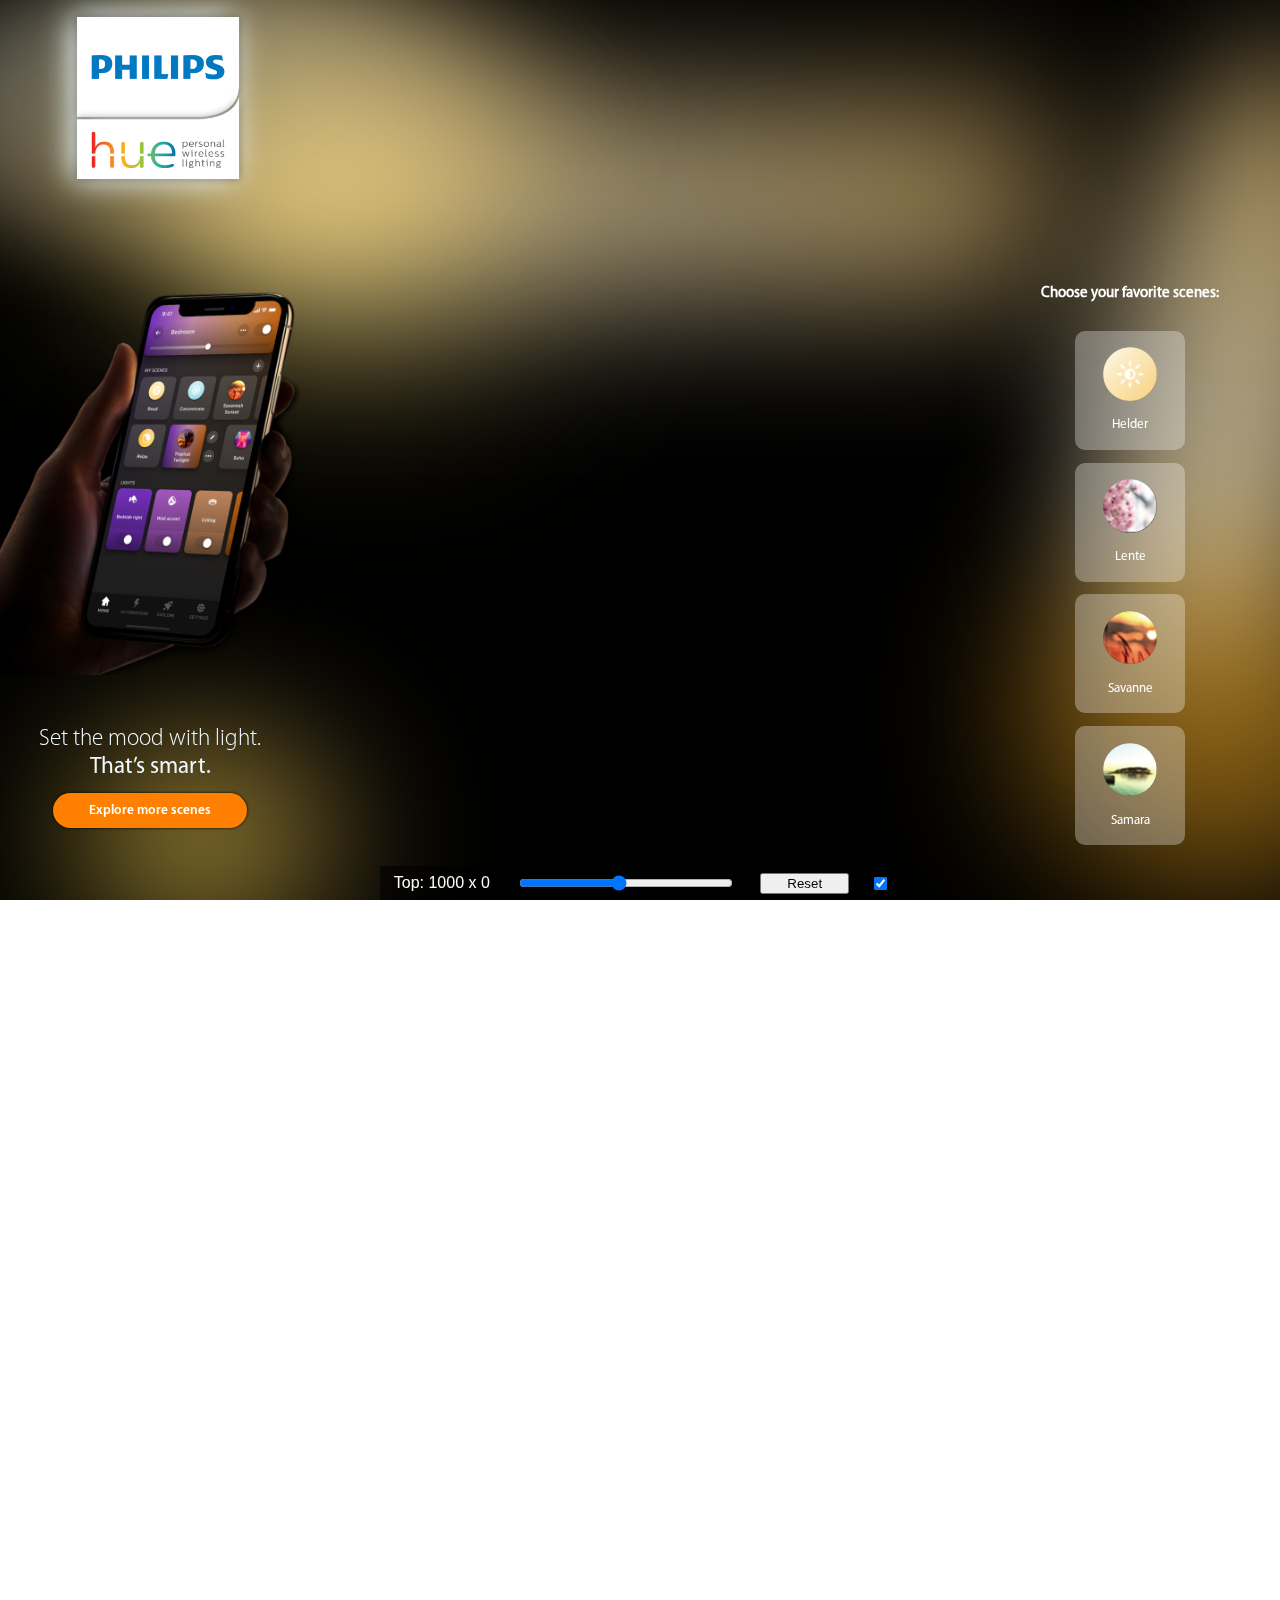
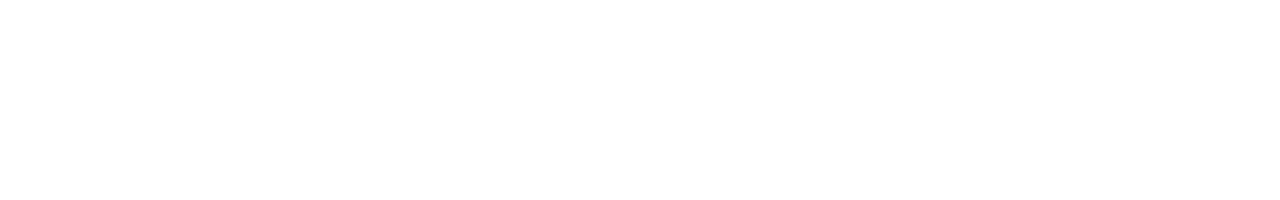
<file: index.html>
<!--
 justpremium_dev_environment v3.3.4 2022-10-07 
 -->

<!DOCTYPE html><html><head><meta charset="utf-8"><title>Skin Template</title><style>body{margin:0;font-size:0;height:100%;font-family:sans-serif;overflow-x:hidden}iframe{border:0}#controls{position:fixed;bottom:0;left:50%;transform:translateX(-50%);width:500px;background:rgba(0,0,0,.6);padding:6px 10px;display:flex;flex-direction:row;justify-content:space-between;align-items:center}#controls #slider-holder{display:flex;flex-basis:80%;justify-content:space-between}#controls #slider-holder #top-size{color:#fff;font-size:16px;line-height:22px;height:22px;text-align:center;margin:0;cursor:pointer;box-sizing:border-box;flex-basis:30%;white-space:nowrap}#controls #slider-holder #width-slider{cursor:pointer;box-sizing:border-box;flex-basis:62%}#controls #push-down-button{width:85px;flex-grow:0;cursor:pointer;display:none}#controls #top-size span{opacity:.7}#controls #reset-width{flex-basis:20%;margin-left:5%}#resizable_center{width:1000px;overflow:auto;position:absolute;left:50%;top:0;transform:translateX(-50%)}#iframe_creative_back{height:100%;width:100%;position:fixed;left:0;top:0}#iframe_creative_left{height:100%;min-width:20px;position:fixed;left:0;top:0}#iframe_creative_right{height:100%;min-width:20px;position:fixed;right:0;top:0}#iframe_creative_top{width:100%;height:0}#iframe_creative_center{width:100%;height:0;position:absolute;display:block}#website{width:100%;height:1800px;overflow:hidden;z-index:10;position:relative;transition:margin-top 2s}#info-display{position:fixed;z-index:200;font-size:13px;background:rgba(0,0,0,.6);white-space:nowrap;cursor:grab}#info-display div{display:inline-block;margin:5px 0 5px 10px;text-align:left;padding:2px;border-radius:2px}#info-display div:nth-last-of-type(1){margin-right:10px}#info-display div>*{margin:0;user-select:none;color:#fff}#info-checkbox{margin-left:5%}</style></head><body jpx-id="wp"><iframe id="iframe_creative_back" class="creative-panel" src="banner/bg.html"></iframe><iframe id="iframe_creative_left" class="creative-panel" src="banner/left.html"></iframe><div id="resizable_center"><iframe id="iframe_creative_top" class="creative-panel" src="banner/top.html"></iframe><iframe id="website" src="//lab.justpremium.com/demosite/noscroll/?v=0.1"></iframe></div><iframe id="iframe_creative_right" class="creative-panel" src="banner/right.html"></iframe><div id="controls"><div id="slider-holder"><p id="top-size">Top: 1000 x 0</p><input id="width-slider" type="range" min="760" max="1280" value="1000" step="10"></div><input type="button" id="reset-width" value="Reset"> <input type="button" id="push-down-button" value="Push Down"> <input type="checkbox" id="info-checkbox" name="" checked="checked"></div><script src="//cdn.justpremium.com/Justpremium/boilerplate/lib/gsap_3.0.1.js"></script><script>!function(){var n,o,i,d,a,s,e,t,l=document.getElementById("iframe_creative_left"),r=document.getElementById("iframe_creative_right"),c=document.getElementById("iframe_creative_top"),m=document.getElementById("iframe_creative_center"),u=document.getElementById("website"),p=document.getElementById("resizable_center"),v=document.getElementById("width-slider"),h=document.getElementById("push-down-button"),w=document.getElementById("top-size"),f=(document.getElementById("controls"),document.getElementById("reset-width")),g=new XMLHttpRequest;function y(){e&&n&&u.contentWindow.postMessage({format:n.format,version:"3.3.4"},"*")}function _(){d=n.sizes.topWidth,a=n.sizes.topHeight,o=d/a,E(),v.value=d}function E(){var e=((document.documentElement.clientWidth||document.body.clientWidth)-d)/2;a=Math.ceil(d/o),s=Math.ceil(d/i),l.style.width=r.style.width=e+"px",c.style.height=a+"px",m&&(m.style.height=s+"px"),p.style.width=d+"px",w.innerHTML="<span>Top: </span>"+d+"<span> x </span>"+a,"localStorage"in window&&(localStorage.setItem("jp_template_width",d),localStorage.setItem("jp_template_height",a)),u.contentWindow.postMessage({sideWidth:e},"*"),jp_dev_environment_updateInfo()}TweenLite.defaultEase=Power1.easeInOut,g.overrideMimeType("application/json"),g.open("GET","banner/config.json",!0),g.onreadystatechange=function(){if(4==g.readyState&&"200"==g.status){if(n=JSON.parse(g.responseText),y(),"localStorage"in window){var e=localStorage.getItem("jp_template_width"),t=localStorage.getItem("jp_template_height");d=e&&"undefined"!==e&&"null"!==e?localStorage.getItem("jp_template_width"):n.sizes.topWidth,a=t&&"undefined"!==t&&"null"!==t?localStorage.getItem("jp_template_height"):n.sizes.topHeight}else d=n.sizes.topWidth,a=n.sizes.topHeight;(s=n.sizes.centerHeight)&&m&&(h.style.display="block"),v.value=d,o=d/a,i=d/s,window.addEventListener("resize",function(){E()}),w.addEventListener("dblclick",_),f.addEventListener("click",_),requestAnimationFrame(function(){E()})}},g.send(null),u.addEventListener("load",function(){e=!0,y()});var I=function(){window.requestAnimationFrame(function(){d=v.value,E()})};v.addEventListener("mousedown",function(){I(),v.addEventListener("mousemove",I)}),v.addEventListener("mouseup",function(){v.removeEventListener("mousemove",I)}),h.addEventListener("click",function(){t?(t=!1,u.style.marginTop=0):(t=!0,u.style.marginTop=s),h.value=t?"Push Up":"Push Down"}),c.addEventListener("load",function(){c.contentWindow.addEventListener("resize",jp_dev_environment_updateInfo)})}(),function(){var e=document.querySelector("#info-checkbox"),n=document.createElement("DIV"),o=!0;n.id="info-display",document.body.appendChild(n);var i=document.querySelectorAll(".creative-panel"),t={x:0,y:0},d={x:0,y:0};function a(e){n.style.left=t.x+(e.clientX-d.x)+"px",n.style.bottom=t.y+(d.y-e.clientY)+"px"}function s(){window.removeEventListener("mousemove",a),window.removeEventListener("mouseup",s)}window.jp_dev_environment_updateInfo=function(){for(var e="",t=0;t<i.length;t++){if(!i[t].contentWindow.document.body)return void setTimeout(function(){jp_dev_environment_updateInfo()},20);e+="<div><h3>"+i[t].contentWindow.document.body.id+"</h3><p>width: "+i[t].contentWindow.innerWidth+"px</p><p>height: "+i[t].contentWindow.innerHeight+"px</p></div>"}n.innerHTML=e,o&&(o=!1,n.style.left=.5*window.innerWidth-n.clientWidth/2+"px",n.style.bottom="50px")},n.addEventListener("mousedown",function(e){t.x=parseInt(n.style.left),t.y=parseInt(n.style.bottom),d.x=e.clientX,d.y=e.clientY,window.addEventListener("mousemove",a),window.addEventListener("mouseup",s)}),e.addEventListener("change",function(e){n.style.display=e.target.checked?"block":"none"}),window.addEventListener("resize",jp_dev_environment_updateInfo),window.addEventListener("load",jp_dev_environment_updateInfo)}()</script></body></html>
</file>
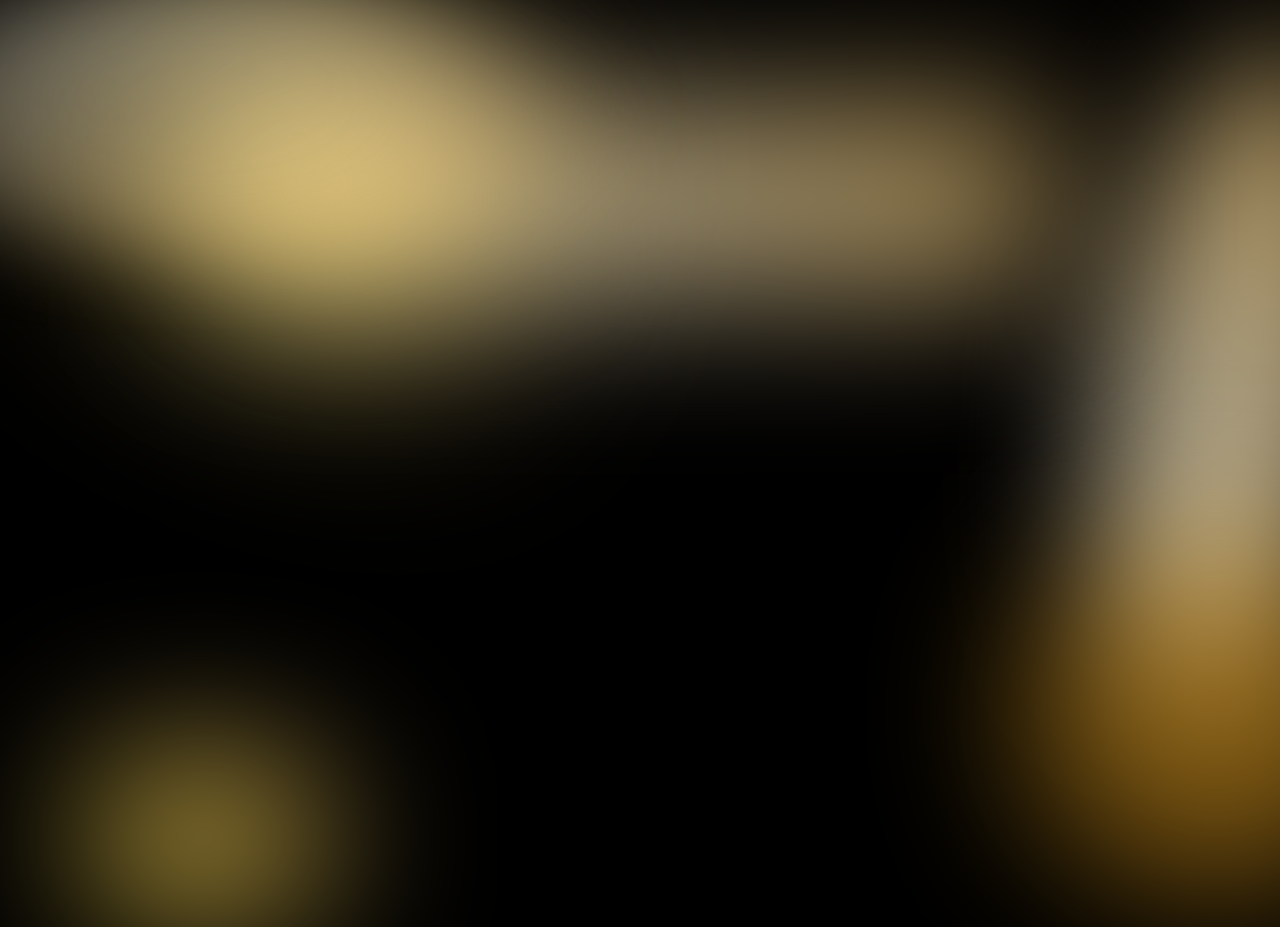
<file: banner/bg.html>
<!DOCTYPE html>
<html>
    <head>
        <meta charset="utf-8">
        <link rel="stylesheet" href="//cdn.justpremium.com/Justpremium/boilerplate/css/premium_2.0.css">
        <link rel="stylesheet" href="css/style.css?v=b">
    </head>
    <body id="body_back">
        <!-- START OF CUSTOM HTML -->
<div class="shape-1"></div>
<div class="shape-2"></div>
<div class="shape-3"></div>
<div class="shape-4"></div>
<div class="shape-5"></div>
<div class="shape-6"></div>
<div class="shape-7"></div>
<div class="shape-8"></div>
<div class="shape-9"></div>

  

        <!-- END OF CUSTOM HTML -->
        <script src="js/main.js"></script>
        <!-- <script src="//cdn.justpremium.com/Justpremium/boilerplate/js/jp-controls_0.6.1.js"></script> -->
        <script src="//cdn.justpremium.com/Justpremium/boilerplate/lib/gsap_3.6.0.js"></script>
        <script src="//cdn.justpremium.com/Justpremium/boilerplate/js/jp-carousel_0.1.8.js"></script>
        <script src="//cdn.justpremium.com/Justpremium/boilerplate/js/premium_2.4.4.js"></script>
    </body>
</html>
</file>
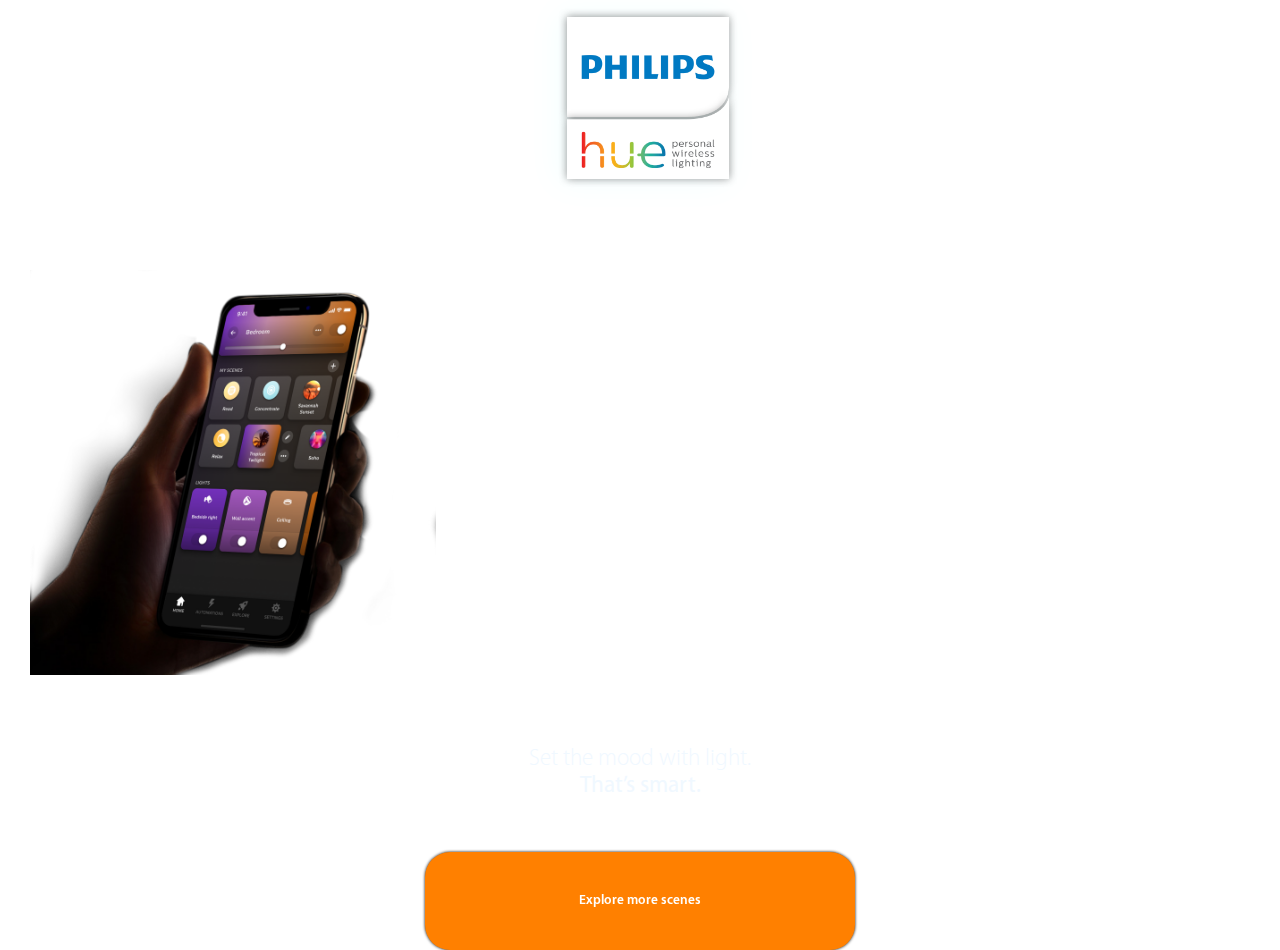
<file: banner/left.html>
<!DOCTYPE html>
<html>
    <head>
        <meta charset="utf-8">
        <link rel="stylesheet" href="//cdn.justpremium.com/Justpremium/boilerplate/css/premium_2.0.css">
        <link rel="stylesheet" href="css/style.css?v=l">
    </head>
    <body id="body_left" class="body_side">
        <!-- START OF CUSTOM HTML -->
<div class="wrapper">
    <div class="container">
        <div class="logo-container">
            <img src="./assets/works-with-philips-hue-141486.png" alt="" id="logo">
        </div>
        <div class="content">
            <div class="app-container">
                <img src="./assets/app.png" alt="" id="app">
            </div>
            <div id="copy"> Set the mood with light. <br/>
                <span>That’s smart.</span></div>
            <div id="cta">
                <button>Explore more scenes</button>
            </div>
        </div>
        
    </div>
</div>

        <!-- END OF CUSTOM HTML -->
        <script src="js/main.js"></script>
        <!-- <script src="//cdn.justpremium.com/Justpremium/boilerplate/js/jp-controls_0.6.1.js"></script> -->
        <script src="//cdn.justpremium.com/Justpremium/boilerplate/lib/gsap_3.6.0.js"></script>
        <script src="//cdn.justpremium.com/Justpremium/boilerplate/js/premium_2.4.4.js"></script>
    </body>
</html>
</file>
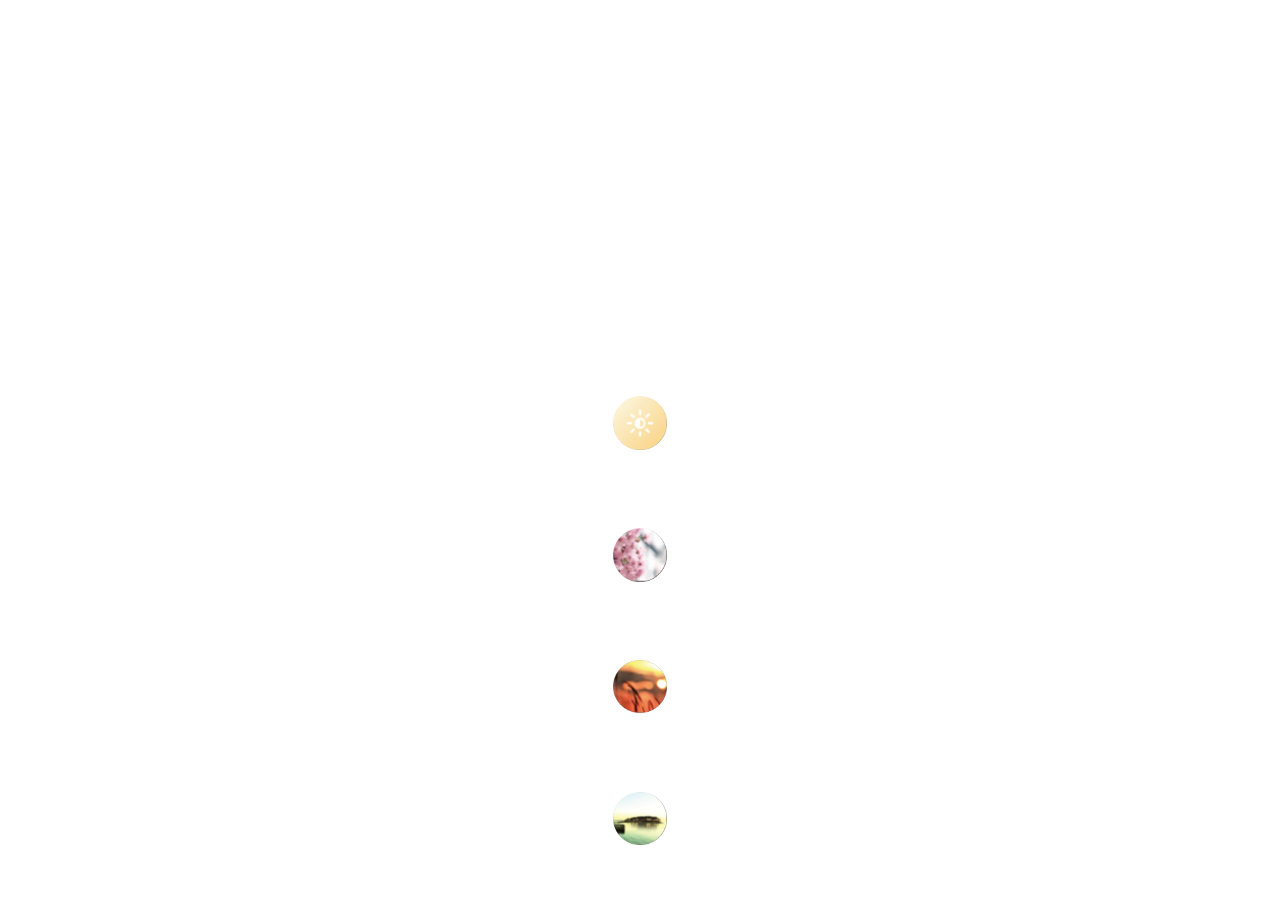
<file: banner/right.html>
<!DOCTYPE html>
<html>
    <head>
        <meta charset="utf-8">
        <link rel="stylesheet" href="//cdn.justpremium.com/Justpremium/boilerplate/css/premium_2.0.css">
        <link rel="stylesheet" href="css/style.css?v=r">
    </head>
    <body id="body_right" class="body_side">
        <!-- START OF CUSTOM HTML -->

        <div class="wrapper-right">
            <div class="container-right">
                <h3>Choose your favorite scenes:</h3>
                    <div class="atmos-container">
                        
                        <div id="scene-1">
                            <img src="./assets/helder.png" alt="" id="icons">
                            <!-- <div id="shadow"></div> -->
                            <div id="scene-name">
                                Helder
                            </div>
                        </div>
                        <div id="scene-2">
                            <img src="./assets/lente.png" alt="" id="icons">
                            <!-- <div id="shadow"></div> -->
                            <div id="scene-name">
                                Lente
                            </div>
                        </div>
                        <div id="scene-3">
                            <img src="./assets/savanne.png" alt="" id="icons">
                            <!-- <div id="shadow"></div> -->
                            <div id="scene-name">
                                Savanne
                            </div>
                        </div>
                        <div id="scene-4">
                            <img src="./assets/samara.png" alt="" id="icons">
                            <!-- <div id="shadow"></div> -->
                            <div id="scene-name">
                                Samara
                            </div>
                        </div>

                    </div>
                    <!-- <div id="copy"> Set the mood with light. <br/>
                        <span>That’s smart.</span></div>
                    <div id="cta"> -->
                        <!-- <button>Explore more scenes</button> -->
                    
                </div>
                
            </div>
        </div>

        <!-- END OF CUSTOM HTML -->
        <script src="js/main.js"></script>
        <!-- <script src="//cdn.justpremium.com/Justpremium/boilerplate/js/jp-controls_0.6.1.js"></script> -->
        <script src="//cdn.justpremium.com/Justpremium/boilerplate/lib/gsap_3.6.0.js"></script>
        <script src="//cdn.justpremium.com/Justpremium/boilerplate/js/jp-carousel_0.1.8.js"></script>
        <script src="//cdn.justpremium.com/Justpremium/boilerplate/js/premium_2.4.4.js"></script>
    </body>
</html>
</file>
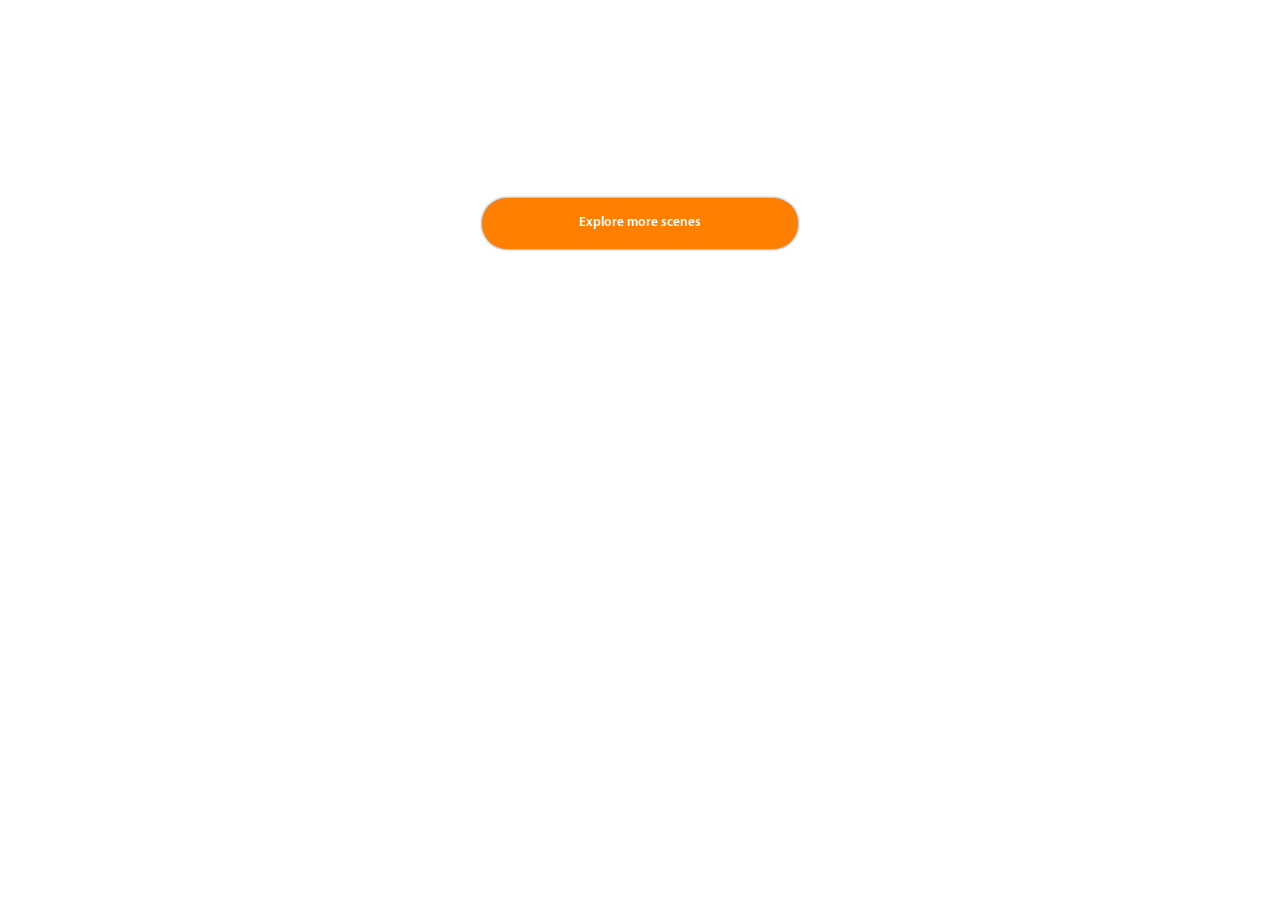
<file: banner/top.html>
<!DOCTYPE html>
<html>
<head>
  <meta charset="utf-8">
  <link rel="stylesheet" href="//cdn.justpremium.com/Justpremium/boilerplate/css/premium_2.0.css">
  <link rel="stylesheet" href="css/style.css?v=t">
</head>
<body id="body_top">
  <!-- START OF CUSTOM HTML -->
  <div class="wrapper-top"> 
      <h1>The Philips Hue experience, <br/><span>transforms your home.</span></h1>
      <div id="cta-top">
        <button>Explore more scenes</button>
    </div>
  </div>
  <!-- END OF CUSTOM HTML -->
  <script src="js/main.js"></script>
  <!-- <script src="//cdn.justpremium.com/Justpremium/boilerplate/js/jp-controls_0.6.1.js"></script> -->
  <script src="//cdn.justpremium.com/Justpremium/boilerplate/lib/gsap_3.6.0.js"></script>
  <script src="//cdn.justpremium.com/Justpremium/boilerplate/js/premium_2.4.4.js"></script>
</body>
</html>
</file>
<file: banner/css/style.css>
@font-face {
  font-family: "Myriad Pro Thin";
  src: url("../assets/fonts/MyriadPro-Light.woff") format("woff");
}

@font-face {
  font-family: "Myriad Pro Regular";
  src: url("../assets/fonts/MYRIADPRO-REGULAR.woff") format("woff");
}

@font-face {
  font-family: "Myriad Pro Semi-Bold";
  src: url("../assets/fonts/MYRIADPRO-SEMIBOLD.woff") format("woff");
}

body {

  z-index: -10;
}
/* BACKGROUND------------------------------------------------------------- */
#body_back {
  background-color: black;
}

.shape-1{
height: 70vh;
width: 20vw;
border-radius: 50%;
background: rgb(250,245,223);
background: linear-gradient(36deg, rgba(250,245,223,0.7077205882352942) 19%, rgba(255,204,105,0.6713060224089635) 100%);
position: absolute;
top: 5%;
right: -7%;
transform: rotate(10deg);
filter: blur(70px);
z-index: -10;
}

 .shape-2 {
height: 40vh;
width: 30vw;
opacity: 0.5;
border-radius: 50%;
background-color: #fbaf23;
position: absolute;
bottom: 1%;
right: -10%;
filter: blur(80px);
z-index: -10;
}

.shape-4 {
  height: 20vh;
  width: 65vw;
  background: rgb(250,245,223);
  background: linear-gradient(36deg, rgba(250,245,223,0.7077205882352942) 19%, rgba(255,204,105,0.6713060224089635) 100%);
  position: absolute;
  top: 12%;
  right: 18%;
  filter: blur(80px);
  z-index: -10;
  }

.shape-5 {
  height: 30vh;
  width: 30vw;
  opacity: 1;
  border-radius: 50%;
  background: rgba(255, 248, 218, 0.708) 19%;
  background: linear-gradient(36deg, rgba(250, 218, 76, 0.708) 19%, rgba(255,204,105,0.6713060224089635) 100%);
  position: absolute;
  transform: rotate(20deg);
  top: 5%;
  left: 10%;
  filter: blur(110px);
  z-index: -10;
}

.shape-6 {
  height: 20vh;
  width: 20vw;
  opacity: 1;
  border-radius: 50%;
  background: linear-gradient(36deg, rgba(250, 218, 76, 0.708) 19%, rgba(255,204,105,0.6713060224089635) 100%);
  position: absolute;
  bottom: -3%;
  left: 6%;
  filter: blur(80px);
  z-index: -10;
} 

.shape-7 {
  height: 65vh;
  width: 48vw;
  opacity: 0.6;
  border-radius: 50%;
  background: linear-gradient(36deg, rgba(250,245,223,0.7077205882352942) 19%, rgba(255,204,105,0.6713060224089635) 100%);
  position: absolute;
  transform: rotateX(120deg);
  top: -20%;
  right: 59%;
  filter: blur(80px);
  z-index: -10;
}

/* LEFT------------------------------------------------------------- */
.wrapper {
  height: 100vh;
  width: 100vw;
  background-color: transparent;
}

.container{
  display: flex;
  margin: auto;
  flex-direction: column;
  justify-content: center;
  align-items: center;
  text-align: center;

} 

.content {
  position: absolute;
  top: 30%;
  left: 0;
  justify-content: space-between;
}

.logo-container {
  height: 20vh;
  width: 70vw;
  margin: 0 auto;
}

#logo {
  /* position: relative; */
  height: 100%;
  width: 100%;
  object-fit: contain;
  z-index: 90;
  filter: drop-shadow(-0.3rem 0rem 1rem rgb(241, 255, 255));
}

.app-container {
  height: 50vh;
  width: 100vw;
  background-color: transparent;
  position: relative;
}

#app {
  object-fit: contain;
  height: 90%;
  width: auto;
  position: absolute;
  left: -15%;
  bottom: 10%;
  z-index: -11;
}

#copy {
  font-family: -apple-system, BlinkMacSystemFont, 'Segoe UI', Roboto, Oxygen, Ubuntu, Cantarell, 'Open Sans', 'Helvetica Neue', sans-serif;
  font-size: 23px;
  line-height: 1.2;
  font-family: "Myriad Pro Thin";
  font-weight: 200;
  text-align: center;
  color: aliceblue;
  margin-top: 2%;
  margin-bottom: 4%;
  background-color: transparent;
}

#copy span {
  font-family: "Myriad Pro Regular";
}

#cta button{
padding: 3.2% 12%;
border-radius: 25px;
outline: none;
border: none;
color: white;
font-family: "Myriad Pro Semi-Bold";
background-color: rgb(255, 128, 0);
filter: drop-shadow(0 0 0.1rem rgba(0, 0, 0, 0.961));
}

/* TOP------------------------------------------------------------- */
/* RIGHT------------------------------------------------------------- */
.body_right {
  background-color: transparent;
}

.container-right {
  position: absolute;
  top: 30%;
  left: 0;
  background-color: transparent;
}

h1 {
  text-align: center;
  font-family: "Myriad Pro Regular";
  color: white;
  font-size: 35px;
  justify-content: center;
  margin: 7% 0 2% 0;
}

h1 span {
  font-family: "Myriad Pro Thin";
  font-size: 30px;
}
#cta-top {
  text-align: center;
}

#cta-top button{
width: 25%;
padding: 1.4% 3%;
margin: auto 0;
align-items: center;
border-radius: 25px;
outline: none;
border: none;
color: white;
font-family: "Myriad Pro Semi-Bold";
background-color: rgb(255, 128, 0);
filter: drop-shadow(0 0 0.1rem rgba(44, 30, 30, 0.661));
}

h3 {
  text-align: center;
  font-family: "Myriad Pro Regular";
  color: white;
  font-size: 15px;
  margin-bottom: 5%;
}

.atmos-container {
  height: 60vh;
  width: 100vw;
  /* background-color: rgb(153, 255, 0); */
  position: relative;
  display: flex;
  align-items: center;
  flex-direction: column;
  justify-content: space-evenly;
}

.atmos-container > * {
  height: 22%;
  min-width: 110px;
  background-color: rgba(255, 255, 255, 0.311);
  border-radius: 10px;
/* filter: blur(1px) */
}
#icons {
  height: 45%;
  width: auto;
  object-fit: contain;
  z-index: 5;
  /* box-shadow: rgba(0, 0, 0, 0.19) 0px 10px 20px, rgba(0, 0, 0, 0.23) 0px 6px 6px; */
}

#shadow {
  height: 51px;
  width: 51px;
  position: absolute;
  left: 23%;
  top: 14%;
  background-color: transparent;
  box-shadow: rgba(0, 0, 0, 0.3) 0px 10px 20px, rgba(0, 0, 0, 0.23) 0px 6px 6px;
  border-radius: 50%;
}
#scene-1, #scene-2, #scene-3, #scene-4 {
  display: flex;
  position: relative;
  flex-direction: column;
  justify-content: space-evenly;
  text-align: center;
  font-family: "Myriad Pro Regular";
  color: white;
  font-size: 13px;
  transition: all .4s ease-in-out; 
}

#scene-1.hover {
  background: rgb(250,245,223);
  background: linear-gradient(36deg, rgba(250,245,223,0.7077205882352942) 19%, rgba(255,204,105,0.6713060224089635) 100%);
  filter: drop-shadow(-15px -15px 35px rgba(254, 189, 9, 0.61)) drop-shadow(15px 15px 35px rgba(254, 203, 34, 0.213));
  box-shadow: rgba(0, 0, 0, 0.3) 0px 10px 20px, rgba(0, 0, 0, 0.23) 0px 6px 6px;
  cursor: pointer;
  transform: scale(1.02);
}

#scene-2.hover {
  background: rgb(230,249,255);
  /* background: url(/banner/assets/lente.png) blur(15px);*/
  background: linear-gradient(36deg, rgba(239, 251, 255, 0.553) 9%, rgba(255,173,209,0.4542191876750701) 91%);
  filter: drop-shadow(-15px -15px 65px rgba(253, 137, 245, 0.713)) drop-shadow(15px 15px 55px rgba(193, 245, 237, 0.213));
  box-shadow: rgba(0, 0, 0, 0.3) 0px 10px 20px, rgba(0, 0, 0, 0.23) 0px 6px 6px;
  cursor: pointer;
  transform: scale(1.02); 
}

#scene-3.hover {
  background: rgb(131,58,180);
  /* background-image: url(/banner/assets/savane.png) blur(15px); */
  background: linear-gradient(32deg, rgba(131,58,180,0.18335084033613445) 0%, rgba(255, 156, 75, 0.341) 50%, rgba(252,176,69,0.6839110644257703) 100%);
  filter: drop-shadow(-15px -15px 55px rgba(255, 232, 178, 0.848)) drop-shadow(15px 15px 55px rgba(255, 228, 173, 0.864));
  box-shadow: rgba(0, 0, 0, 0.3) 0px 10px 20px, rgba(0, 0, 0, 0.23) 0px 6px 6px;
  cursor: pointer;
  transform: scale(1.02);
}

#scene-4.hover {
background: rgb(63,241,255);
/* background: url(/banner/assets/samara.png) blur(15px) ; */
background: linear-gradient(36deg, rgba(63,241,255,0.2550595238095238) 0%, rgba(193, 255, 37, 0.368) 100%);
filter: drop-shadow(-15px -15px 55px rgba(254, 255, 222, 0.875)) drop-shadow(15px 15px 55px rgba(107, 255, 208, 0.622));
box-shadow: rgba(0, 0, 0, 0.3) 0px 10px 20px, rgba(0, 0, 0, 0.23) 0px 6px 6px;
cursor: pointer;
z-index: 1;
transform: scale(1.02);
}

@media screen and (min-width: 360px) {
  #app {
    left: 30px
  }
}

@media screen and (max-width: 250px) {

  #app {
    left: -10%;
    top: 20%;
    height: 70%
  }

#copy {
  font-size: 15px;
}
}
</file>
